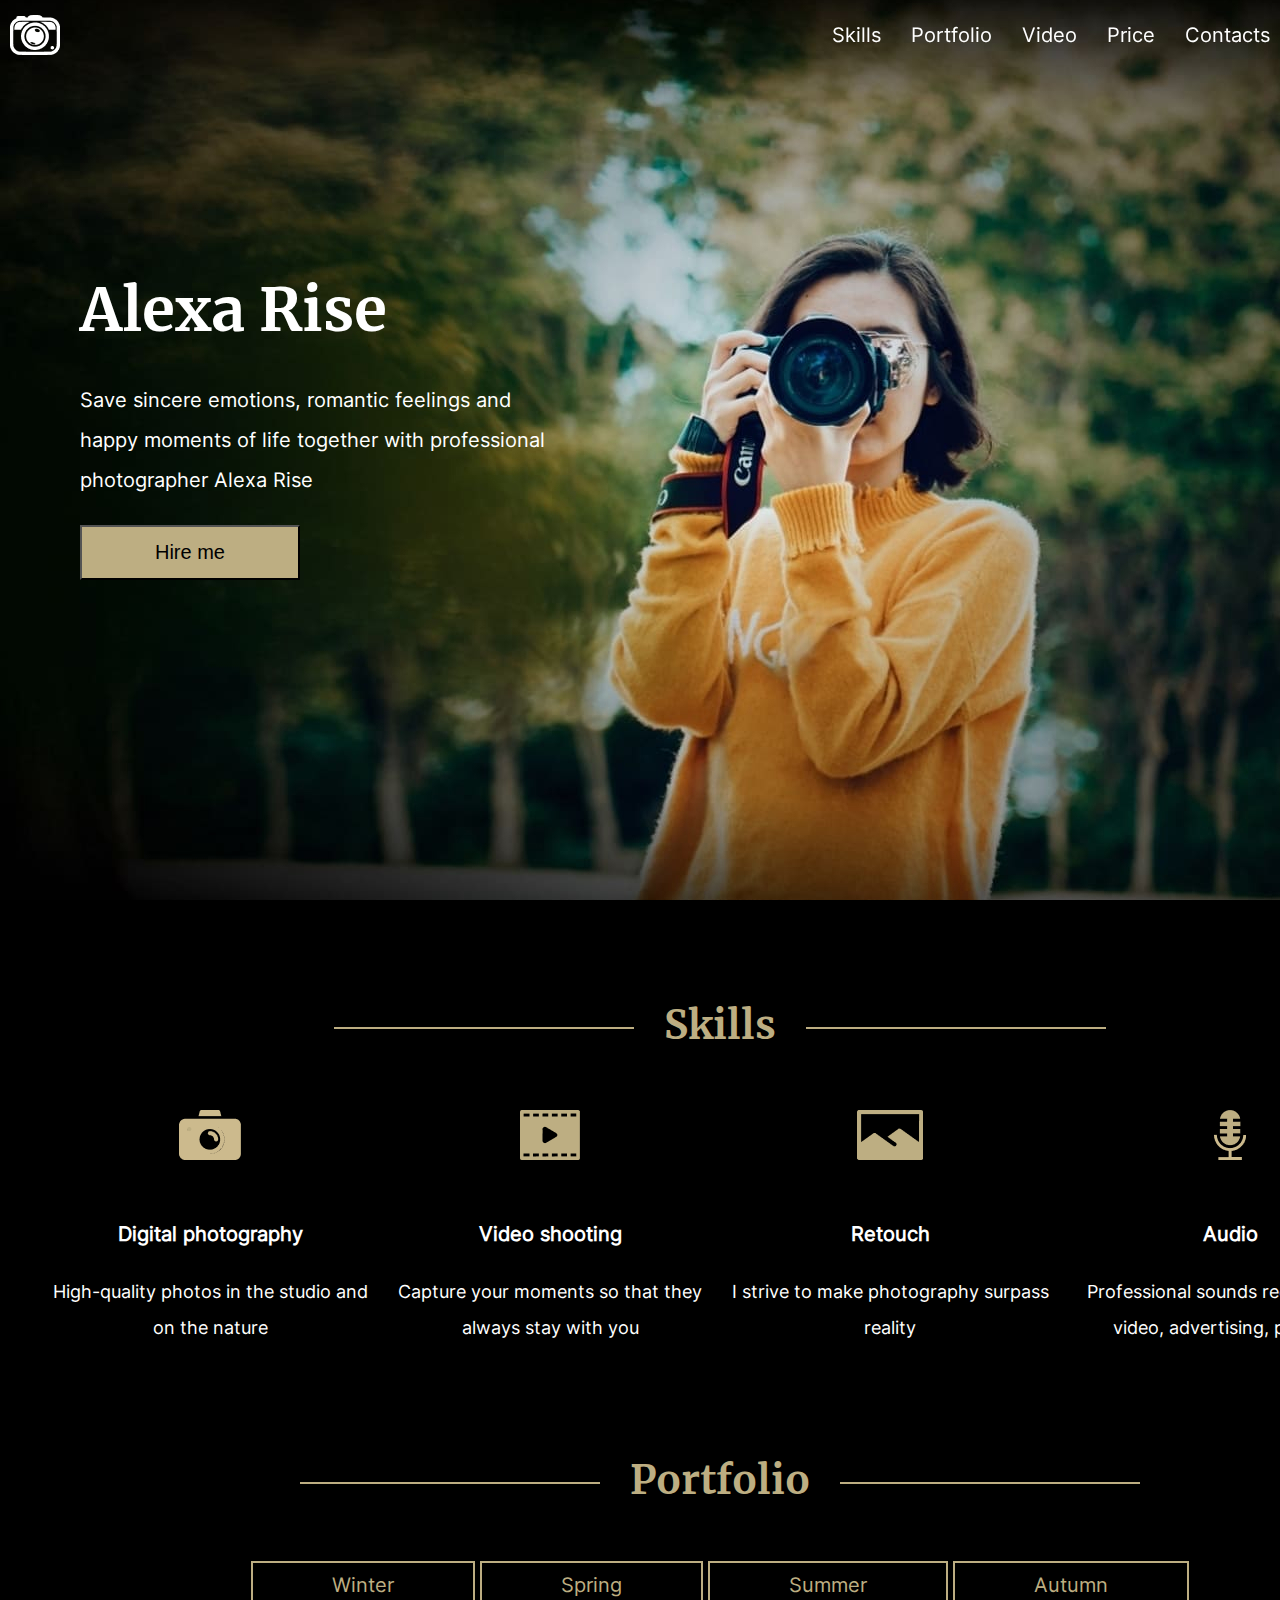
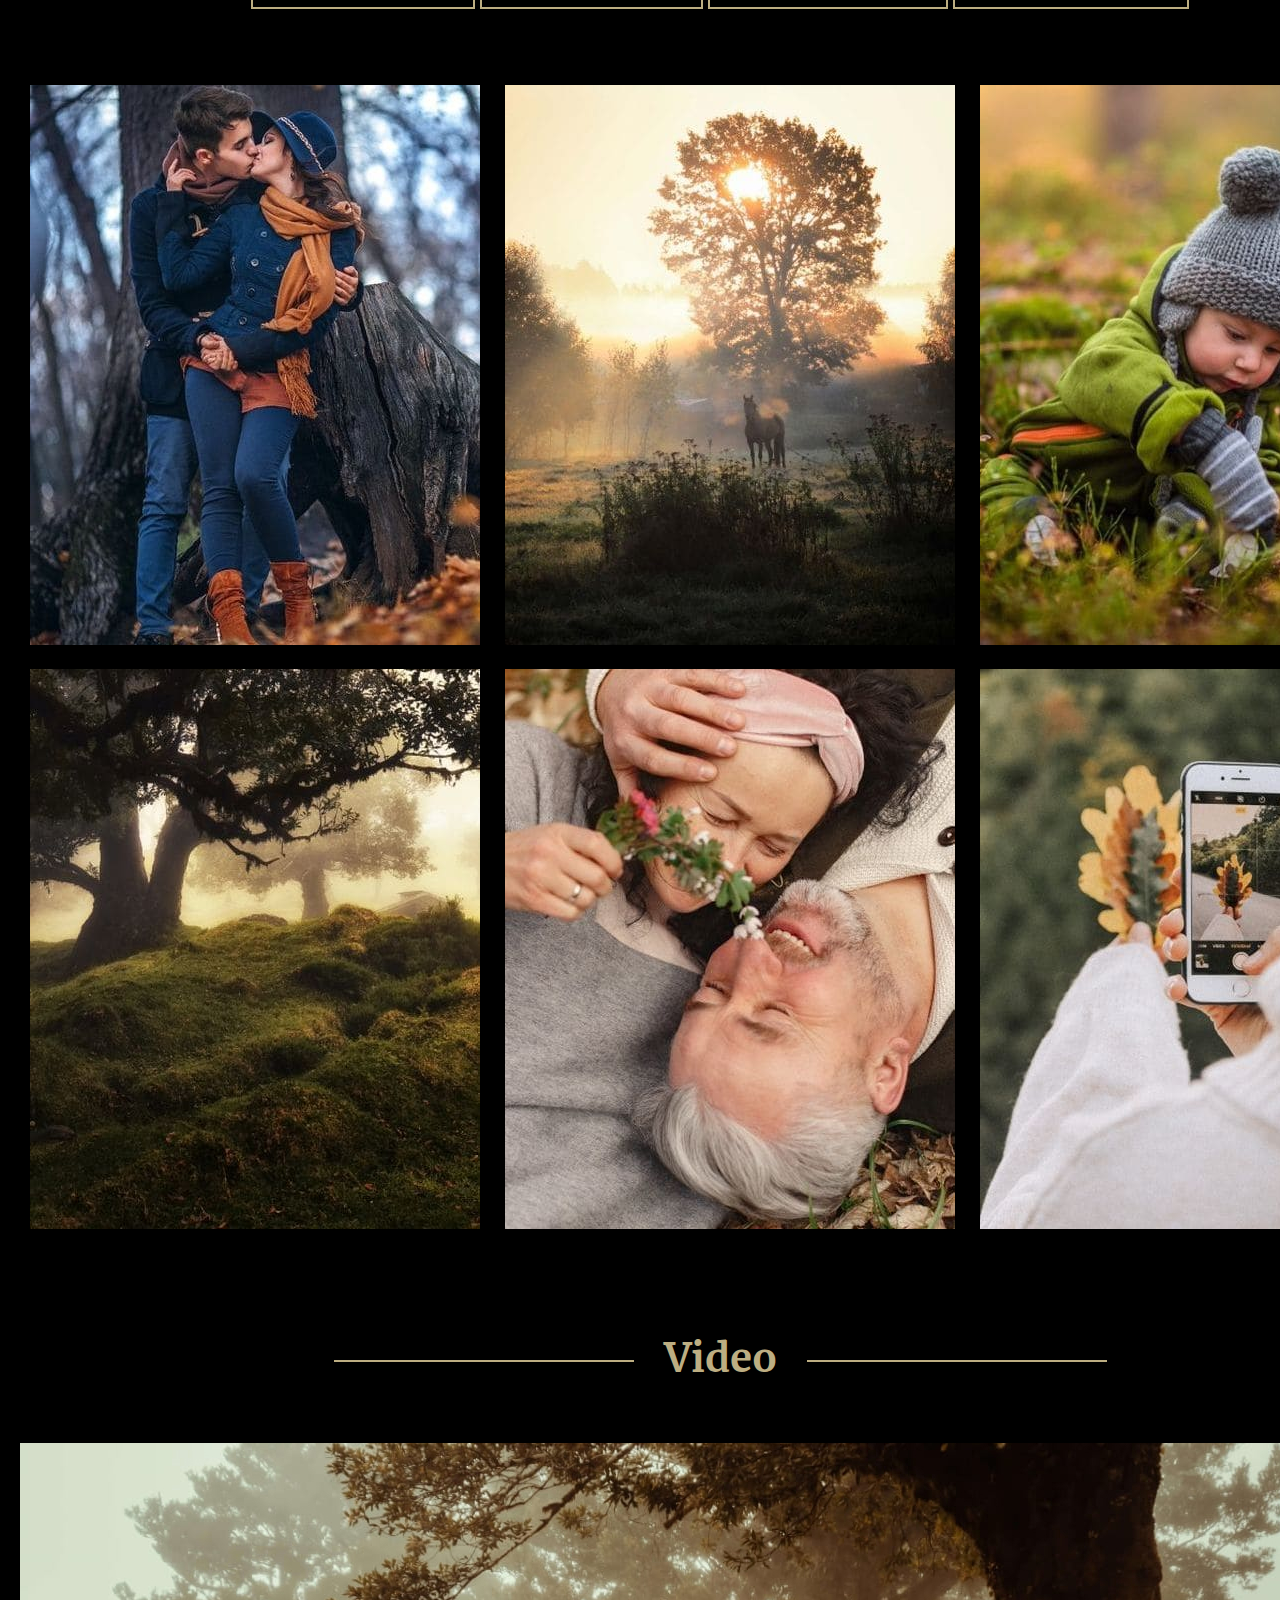
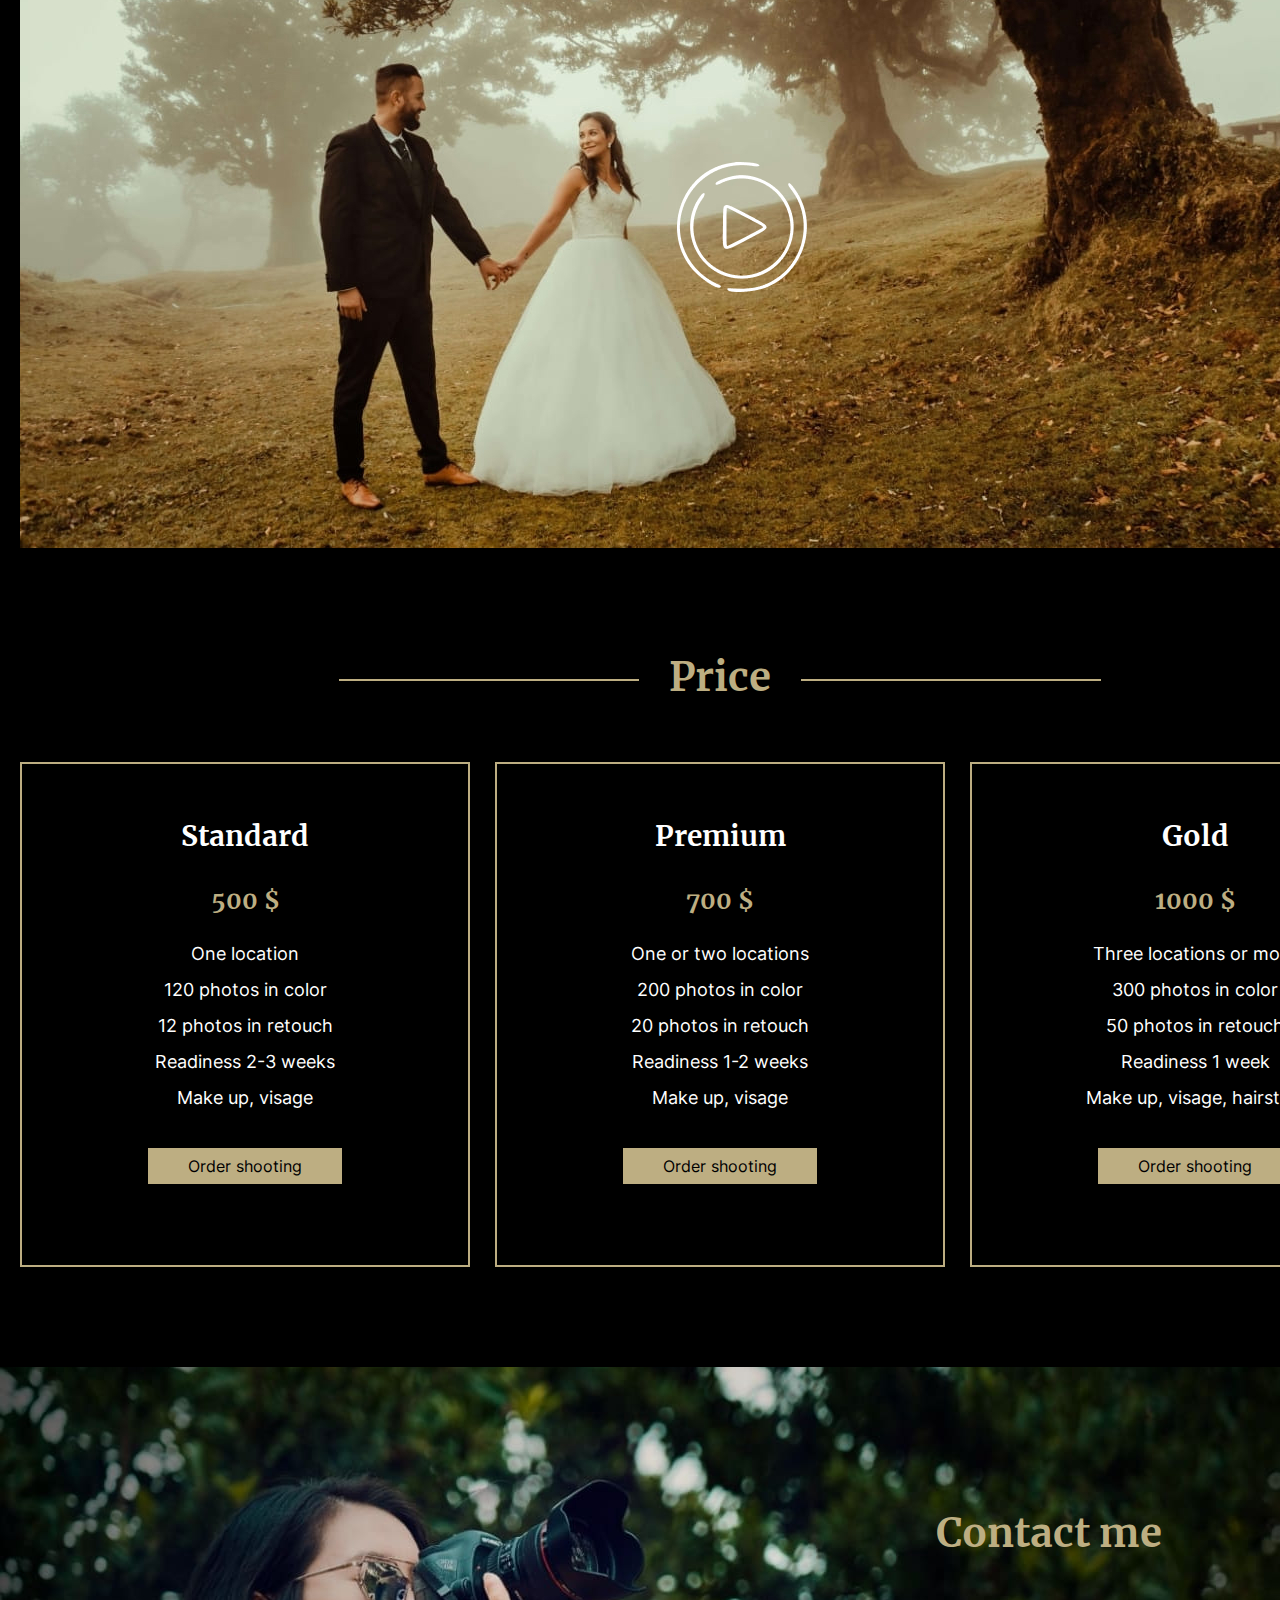
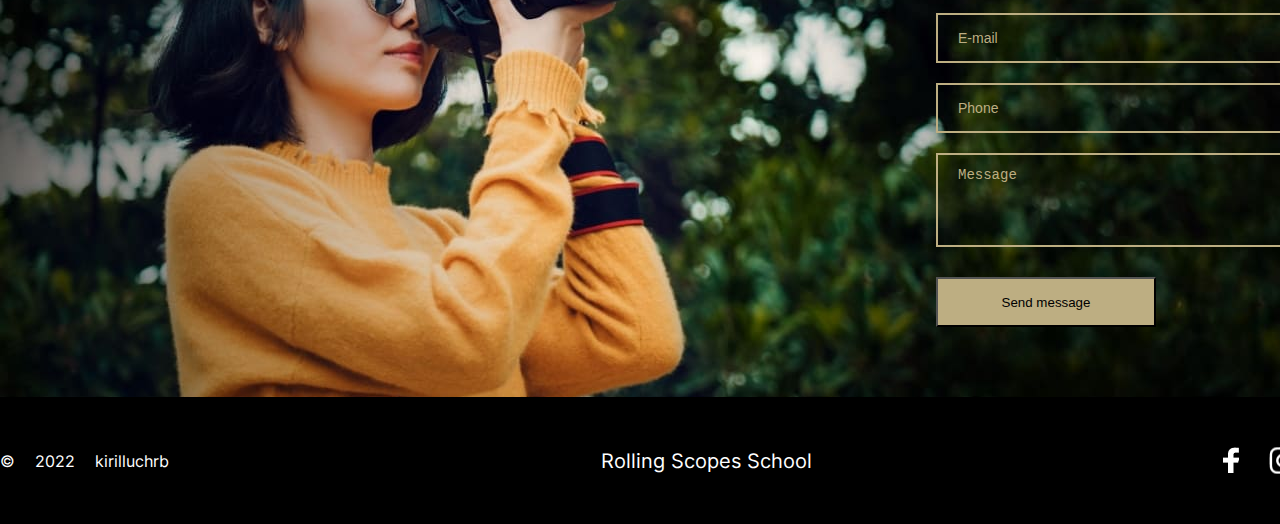
<file: index.html>
<!DOCTYPE html>
<html lang="en">

<head>
    <meta charset="UTF-8">
    <meta http-equiv="X-UA-Compatible" content="IE=edge">
    <meta name="viewport" content="width=device-width, initial-scale=1.0">
    <link rel="stylesheet" href="css/style.css">
    <title>Document</title>
</head>

<body>
    <div class="container">
        <header class="header">
            <div class="header__container">
                <a href="" class="header__logo"></a>
                <div class="header__menu menu">
                    <div class="menu__icon">
                        <span></span>
                    </div>
                    <nav class="menu__body">
                        <ul class="menu__list">
                            <li>
                                <a data-goto=".skills" href="#" class="menu__link">Skills</a>
                            </li>
                            <li>
                                <a data-goto=".portfolio" href="#" class="menu__link">Portfolio</a>
                            </li>
                            <li>
                                <a data-goto=".video" href="#" class="menu__link">Video</a>
                            </li>
                            <li>
                                <a data-goto=".price" href="#" class="menu__link">Price</a>
                            </li>
                            <li>
                                <a data-goto=".contacts" href="#" class="menu__link">Contacts</a>
                            </li>
                        </ul>
                    </nav>
                </div>
            </div>
        </header>
        <main class="main">

            <section class="hero">
                <div class="hero-order">
                    <h1 class="hero-title">Alexa Rise</h1>
                    <p class="hero-subtitle">Save sincere emotions, romantic feelings and happy moments of life
                        together
                        with professional photographer Alexa Rise</p>

                    <button class="hero-button">
                        <span>Hire me</span>
                    </button>
                </div>
            </section>

            <section class="skills">
                <h2 class="title"><span>Skills</span></h2>
                <div class="skills-items">

                    <div class="skill-item">
                        <div class="item-logo">
                            <img src="img/icons/skills/camera 1.png" alt="camera">
                        </div>
                        <h3 class="item-title">
                            Digital photography
                        </h3>
                        <p class="item-subtitle">
                            High-quality photos in the studio and on the nature
                        </p>
                    </div>
                    <div class="skill-item">
                        <div class="item-logo">
                            <img src="img/icons/skills/video.png" alt="movie">
                        </div>
                        <h3 class="item-title">
                            Video shooting
                        </h3>
                        <p class="item-subtitle">
                            Capture your moments so that they always stay with you
                        </p>
                    </div>


                    <div class="skill-item">
                        <div class="item-logo">
                            <img src="img/icons/skills/image.png" alt="image">
                        </div>
                        <h3 class="item-title">
                            Retouch
                        </h3>
                        <p class="item-subtitle">
                            I strive to make photography surpass reality
                        </p>
                    </div>
                    <div class="skill-item">
                        <div class="item-logo">
                            <img src="img/icons/skills/mic 1.png" alt="mic">
                        </div>
                        <h3 class="item-title">
                            Audio
                        </h3>
                        <p class="item-subtitle">
                            Professional sounds recording for video, advertising, portfolio
                        </p>
                    </div>

                </div>
            </section>
            <section class="portfolio">
                <h2 class="title"><span>Portfolio</span></h2>
                <div class="seasons-buttons">
                    <a href="#" class="season-links">Winter</a>
                    <a href="#" class="season-links">Spring</a>
                    <a href="#" class="season-links">Summer</a>
                    <a href="#" class="season-links">Autumn</a>
                </div>
                <div class="portfolio-gallery">
                    <div class="gallery-row">
                        <img src="img/portfolio/autumn/gallery1.png" alt="couple" class="gallery-item">
                        <img src="img/portfolio/autumn/gallery2.png" alt="horse" class="gallery-item">
                        <img src="img/portfolio/autumn/gallery3.png" alt="kid" class="gallery-item">
                    </div>
                    <div class="gallery-row">
                        <img src="img/portfolio/autumn/gallery4.png" alt="field" class="gallery-item">
                        <img src="img/portfolio/autumn/gallery5.png" alt="grands" class="gallery-item">
                        <img src="img/portfolio/autumn/gallery6.png" alt="phone" class="gallery-item">
                    </div>
                </div>
            </section>

            <section class="video">
                <h2 class="title"><span>Video</span></h2>
                <div class="video-play">
                    <img src="img/video-bg.jpg" alt="wedding" class="video-bg">
                    <a href="#" class="video-button">

                    </a>
                </div>

            </section>

            <section class="price">
                <h2 class="title"><span>Price</span></h2>
                <div class="price-row">
                    <div class="price-item">
                        <h3 class="item__title">Standard</h3>
                        <p class="item__cost">500 $</p>
                        <ul class="item__list">
                            <li>One location</li>
                            <li>120 photos in color</li>
                            <li>12 photos in retouch</li>
                            <li>Readiness 2-3 weeks</li>
                            <li>Make up, visage</li>
                        </ul>
                        <a href="#" class="item__button">Order shooting</a>
                    </div>
                    <div class="price-item">
                        <h3 class="item__title">Premium</h3>
                        <p class="item__cost">700 $</p>
                        <ul class="item__list">
                            <li>One or two locations</li>
                            <li>200 photos in color</li>
                            <li>20 photos in retouch</li>
                            <li>Readiness 1-2 weeks</li>
                            <li>Make up, visage</li>
                        </ul>
                        <a href="#" class="item__button">Order shooting</a>
                    </div>
                    <div class="price-item">
                        <h3 class="item__title">Gold</h3>
                        <p class="item__cost">1000 $</p>
                        <ul class="item__list">
                            <li>Three locations or more</li>
                            <li>300 photos in color</li>
                            <li>50 photos in retouch</li>
                            <li>Readiness 1 week</li>
                            <li>Make up, visage, hairstyle</li>
                        </ul>
                        <a href="#" class="item__button">Order shooting</a>
                    </div>
                </div>
            </section>

            <section class="contacts">
                <div class="contacts-container">
                    <h2 class="contacts__title">
                        Contact me
                    </h2>
                    <form action="#" class="contacts-form">
                        <input type="email" placeholder="E-mail" class="form-email">
                        <input type="tel" placeholder="Phone" class="form-phone">
                        <textarea name="" id="" cols="30" rows="6" placeholder="Message"
                            class="form-message"></textarea>
                        <button class="form-button">
                            <span>Send message</span>
                        </button>
                    </form>
                </div>
            </section>
        </main>

        <footer class="footer">
            <div class="footer-wrapper">
                <ul class="copyright-list">
                    <li class="copyright-item">©</li>
                    <li class="copyright-item">2022</li>
                    <li class="copyright-item">
                        <a href="#" class="copyright-link">kirilluchrb</a>
                    </li>
                </ul>
                <h2 class="footer-title">Rolling Scopes School</h2>
                <div class="footer-icons">
                    <ul class="icons-list">
                        <li class="icons-item">
                            <a href="#" class="icons-link facebook">

                            </a>
                        </li>
                        <li class="icons-item">
                            <a href="#" class="icons-link instagram">

                            </a>
                        </li>
                        <li class="icons-item">
                            <a href="#" class="icons-link twitter">

                            </a>
                        </li>
                        <li class="icons-item">
                            <a href="#" class="icons-link pinterest">

                            </a>
                        </li>
                    </ul>
                </div>
            </div>
        </footer>

    </div>
    <script src="js/script.js"></script>
</body>

</html>
</file>
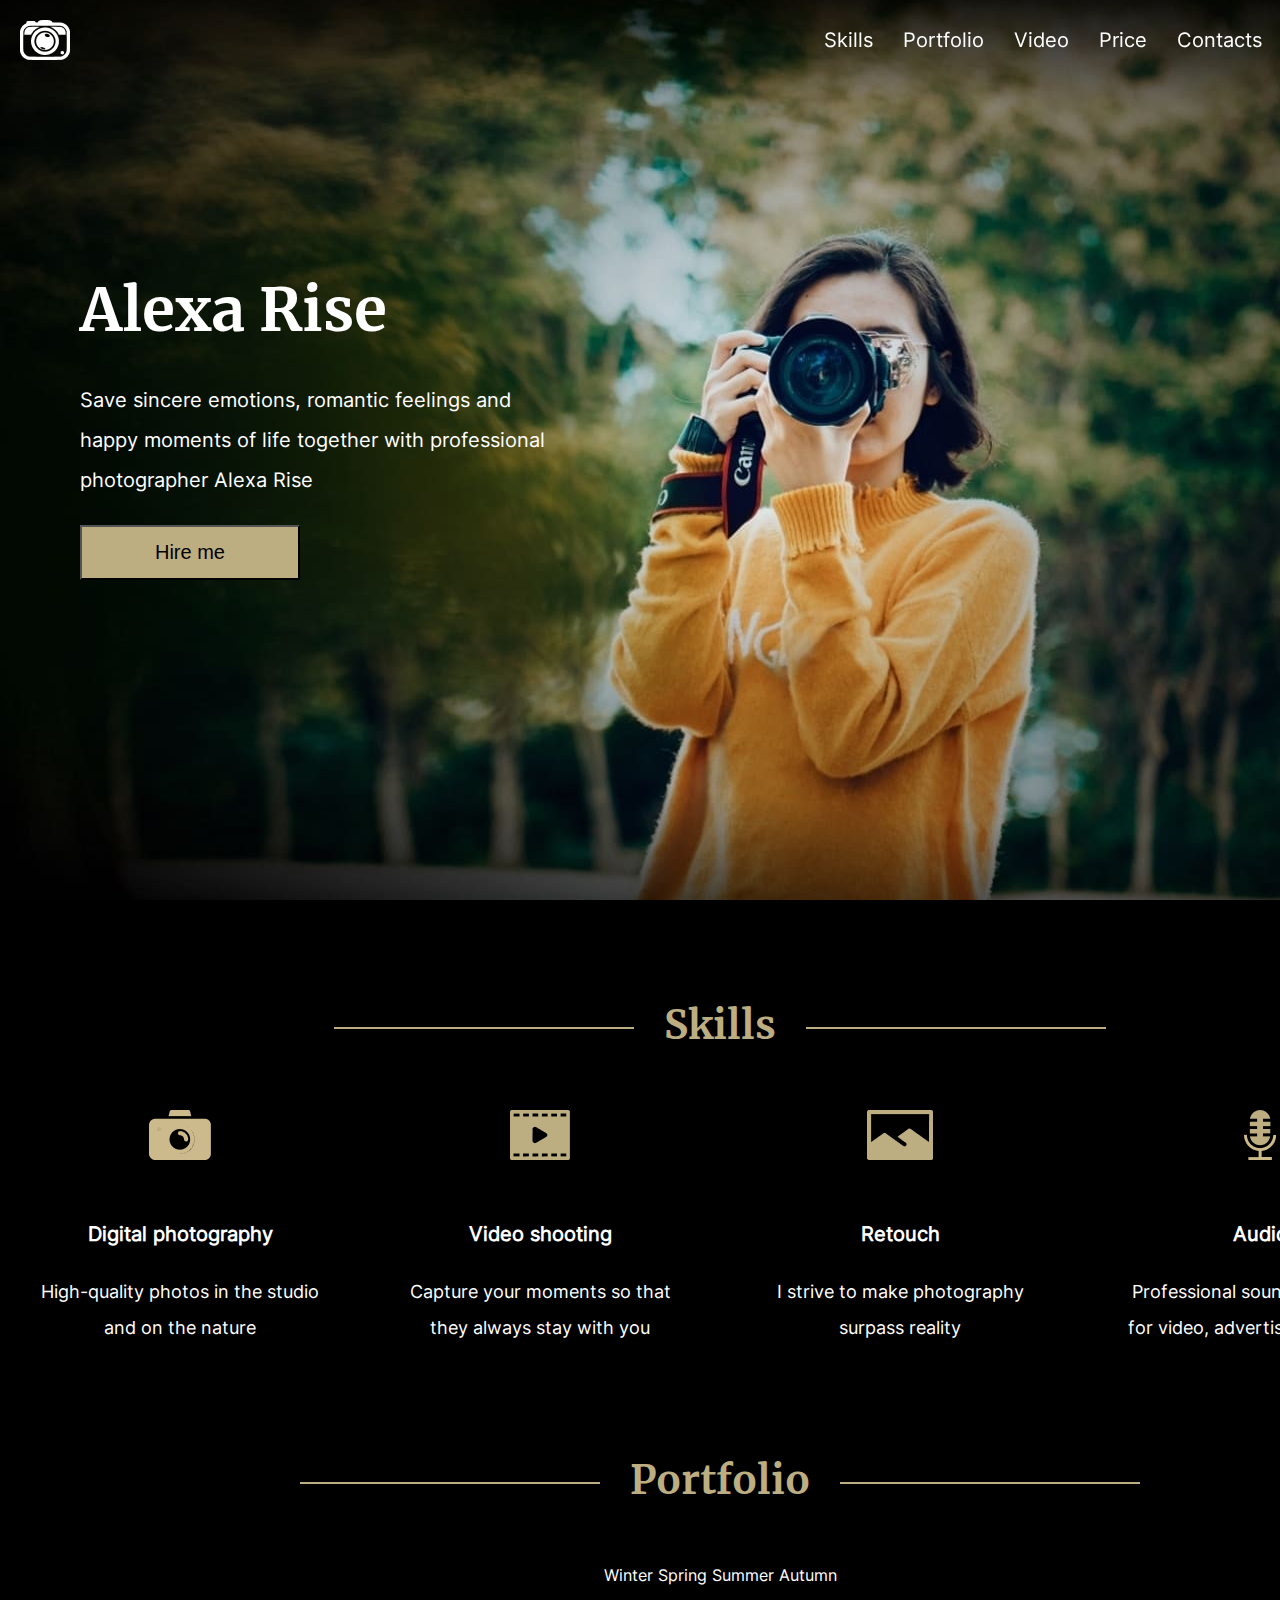
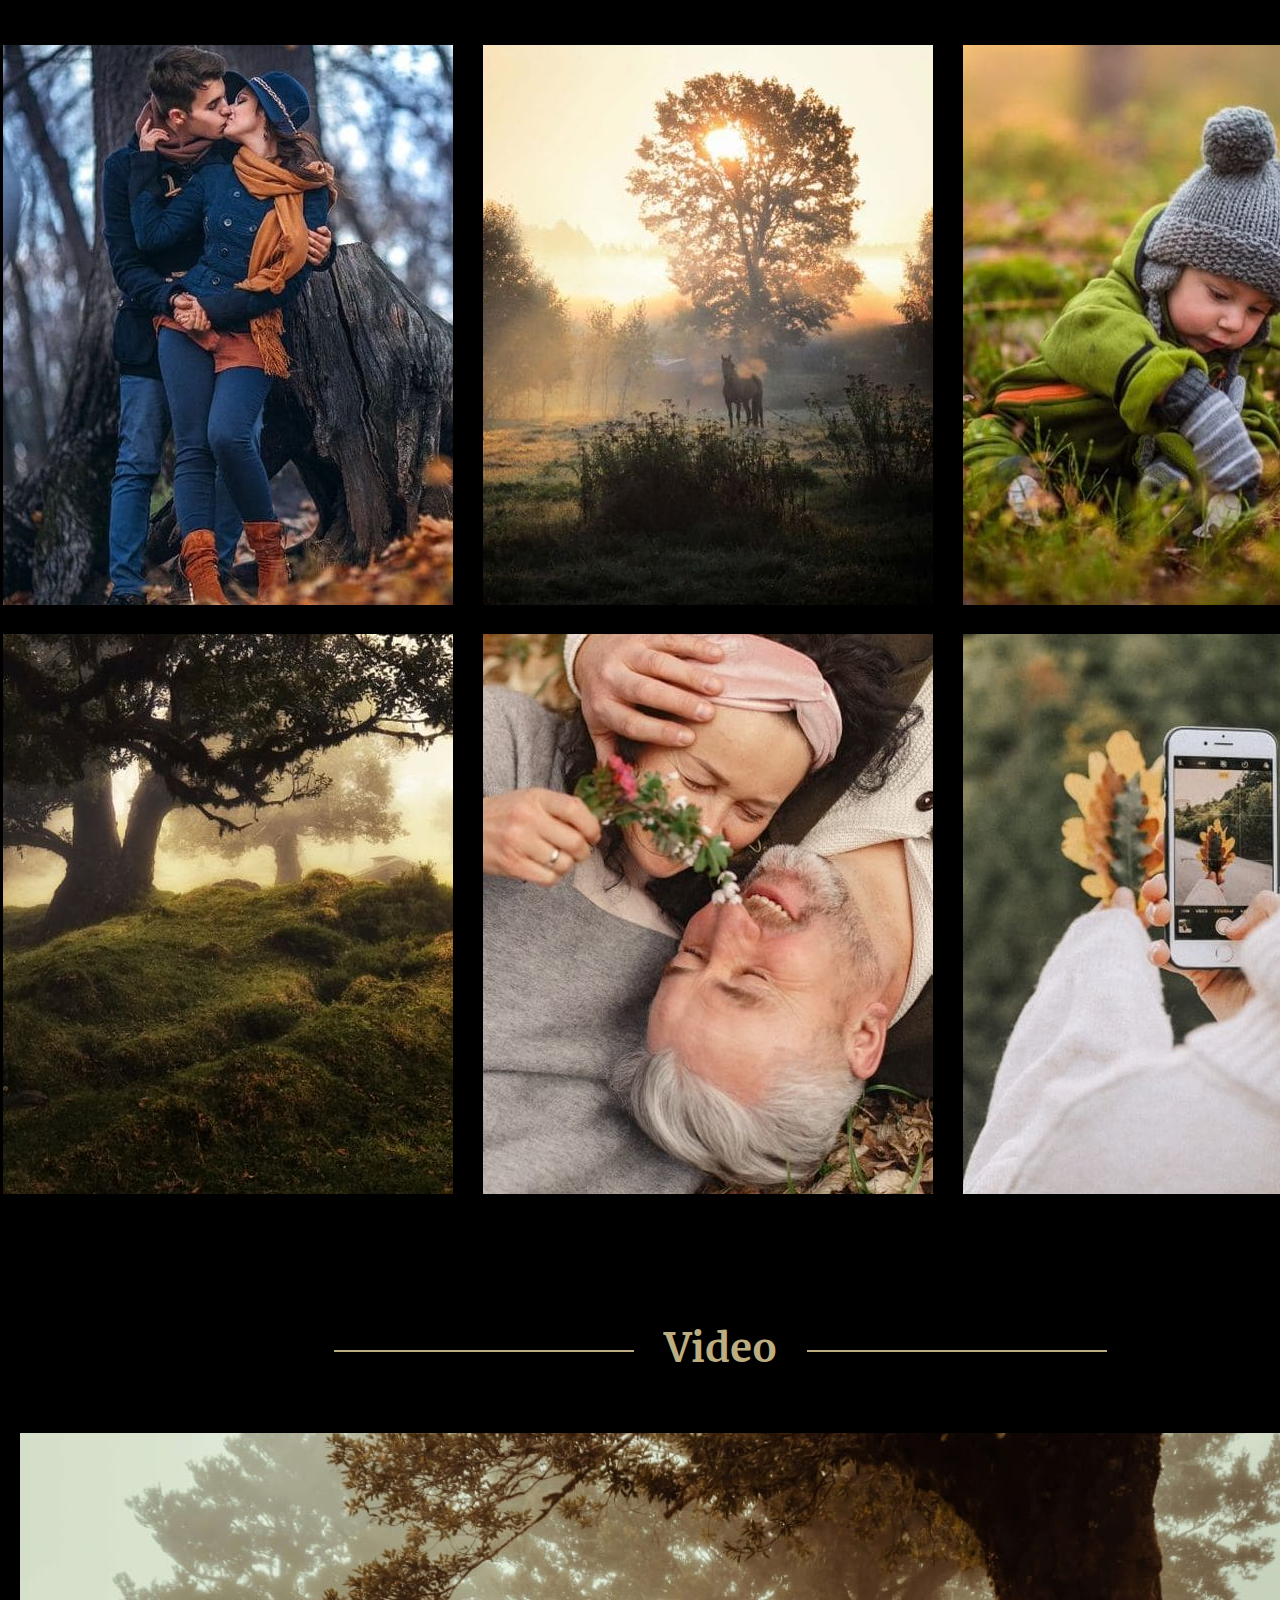
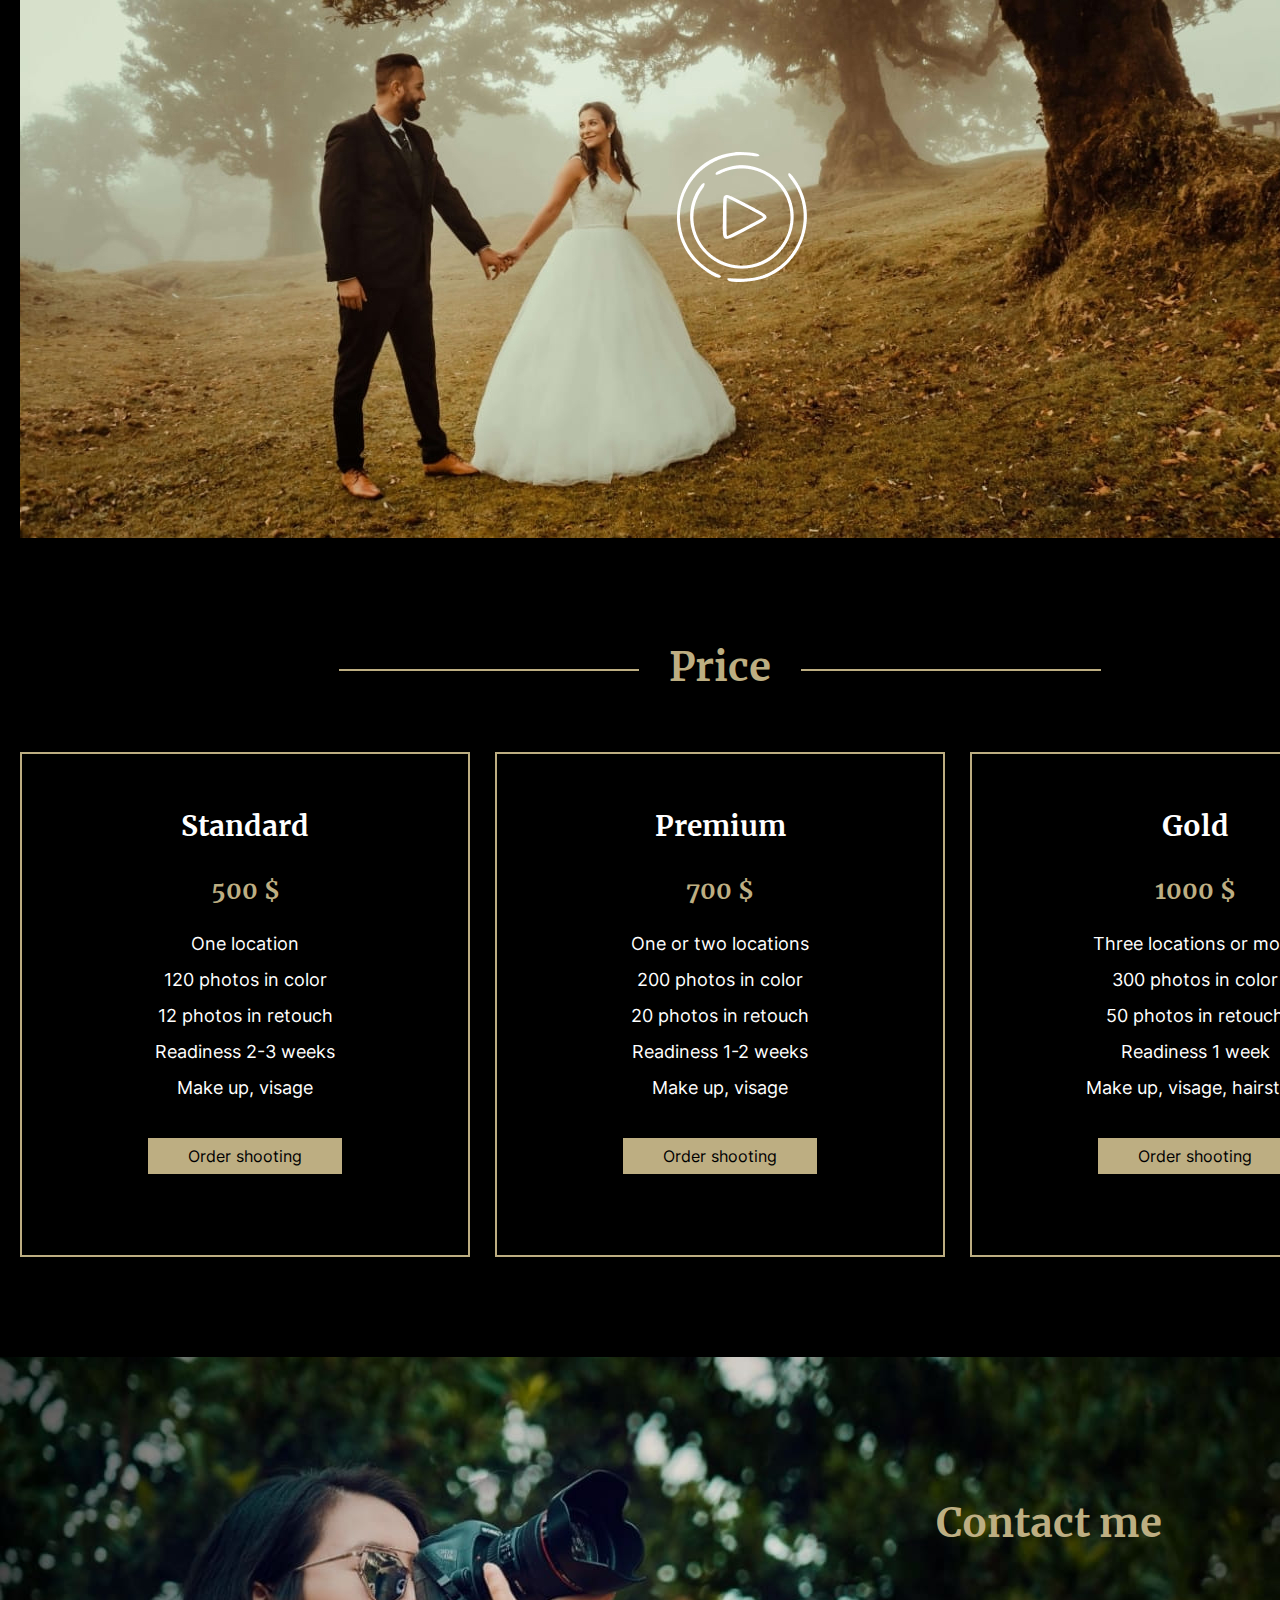
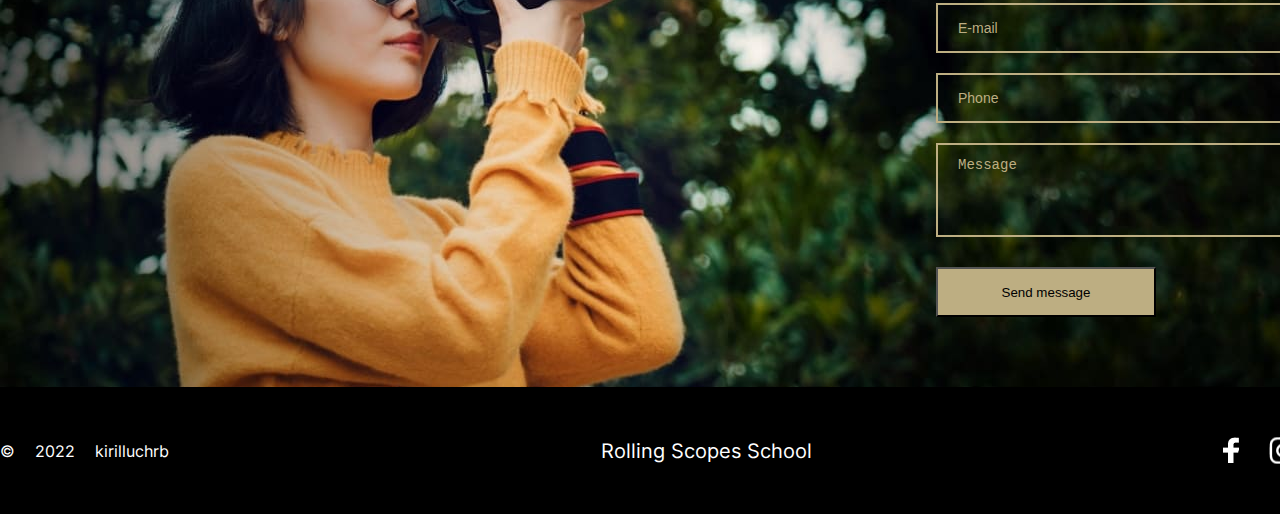
<file: portfolio #1/index.html>
<!DOCTYPE html>
<html lang="en">

<head>
    <meta charset="UTF-8">
    <meta http-equiv="X-UA-Compatible" content="IE=edge">
    <meta name="viewport" content="width=device-width, initial-scale=1.0">
    <link rel="stylesheet" href="css/style.css">
    <title>Document</title>
</head>

<body>
    <div class="container">
        <header class="header">
            <div class="header-inner">
                <div class="header-logo">
                    <a href="#" class="header-link"></a>
                </div>
                <div class="header__burger" id="buttonBurger">
                    <span></span>
                </div>
                <nav class="header__menu" id="menu">
                    <ul class="menu__list">
                        <li class="menu-item">
                            <a href="#" class="menu-link">Skills</a>
                        </li>
                        <li class="menu-item">
                            <a href="#" class="menu-link">Portfolio</a>
                        </li>
                        <li class="menu-item">
                            <a href="#" class="menu-link">Video</a>
                        </li>
                        <li class="menu-item">
                            <a href="#" class="menu-link">Price</a>
                        </li>
                        <li class="menu-item">
                            <a href="#" class="menu-link">Contacts</a>
                        </li>
                    </ul>
                </nav>

            </div>
        </header>

        <main class="main">

            <section class="hero">
                <div class="hero-order">
                    <h1 class="hero-title">Alexa Rise</h1>
                    <p class="hero-subtitle">Save sincere emotions, romantic feelings and happy moments of life together
                        with professional photographer Alexa Rise</p>

                    <button class="hero-button">
                        <span>Hire me</span>
                    </button>
                </div>
            </section>

            <section class="skills">
                <h2 class="title"><span>Skills</span></h2>
                <div class="skills-items">
                    <div class="skill-item">
                        <div class="item-logo">
                            <img src="img/icons/skills/camera 1.png" alt="camera">
                        </div>
                        <h3 class="item-title">
                            Digital photography
                        </h3>
                        <p class="item-subtitle">
                            High-quality photos in the studio and on the nature
                        </p>
                    </div>
                    <div class="skill-item">
                        <div class="item-logo">
                            <img src="img/icons/skills/video.png" alt="movie">
                        </div>
                        <h3 class="item-title">
                            Video shooting
                        </h3>
                        <p class="item-subtitle">
                            Capture your moments so that they always stay with you
                        </p>
                    </div>
                    <div class="skill-item">
                        <div class="item-logo">
                            <img src="img/icons/skills/image.png" alt="image">
                        </div>
                        <h3 class="item-title">
                            Retouch
                        </h3>
                        <p class="item-subtitle">
                            I strive to make photography surpass reality
                        </p>
                    </div>
                    <div class="skill-item">
                        <div class="item-logo">
                            <img src="img/icons/skills/mic 1.png" alt="mic">
                        </div>
                        <h3 class="item-title">
                            Audio
                        </h3>
                        <p class="item-subtitle">
                            Professional sounds recording for video, advertising, portfolio
                        </p>
                    </div>
                </div>
            </section>
            <section class="portfolio">
                <h2 class="title"><span>Portfolio</span></h2>
                <div class="seasons-buttons">
                    <a href="#" class="season-links">Winter</a>
                    <a href="#" class="season-links">Spring</a>
                    <a href="#" class="season-links">Summer</a>
                    <a href="#" class="season-links">Autumn</a>
                </div>
                <div class="portfolio-gallery">
                    <div class="gallery-row">
                        <img src="img/portfolio/autumn/gallery1.png" alt="couple" class="gallery-item">
                        <img src="img/portfolio/autumn/gallery2.png" alt="horse" class="gallery-item">
                        <img src="img/portfolio/autumn/gallery3.png" alt="kid" class="gallery-item">
                    </div>
                    <div class="gallery-row">
                        <img src="img/portfolio/autumn/gallery4.png" alt="field" class="gallery-item">
                        <img src="img/portfolio/autumn/gallery5.png" alt="grands" class="gallery-item">
                        <img src="img/portfolio/autumn/gallery6.png" alt="phone" class="gallery-item">
                    </div>
                </div>
            </section>

            <section class="video">
                <h2 class="title"><span>Video</span></h2>
                <div class="video-play">
                    <img src="img/video-bg.jpg" alt="wedding" class="video-bg">
                    <a href="#" class="video-button">

                    </a>
                </div>

            </section>

            <section class="price">
                <h2 class="title"><span>Price</span></h2>
                <div class="price-row">
                    <div class="price-item">
                        <h3 class="item__title">Standard</h3>
                        <p class="item__cost">500 $</p>
                        <ul class="item__list">
                            <li>One location</li>
                            <li>120 photos in color</li>
                            <li>12 photos in retouch</li>
                            <li>Readiness 2-3 weeks</li>
                            <li>Make up, visage</li>
                        </ul>
                        <a href="#" class="item__button">Order shooting</a>
                    </div>
                    <div class="price-item">
                        <h3 class="item__title">Premium</h3>
                        <p class="item__cost">700 $</p>
                        <ul class="item__list">
                            <li>One or two locations</li>
                            <li>200 photos in color</li>
                            <li>20 photos in retouch</li>
                            <li>Readiness 1-2 weeks</li>
                            <li>Make up, visage</li>
                        </ul>
                        <a href="#" class="item__button">Order shooting</a>
                    </div>
                    <div class="price-item">
                        <h3 class="item__title">Gold</h3>
                        <p class="item__cost">1000 $</p>
                        <ul class="item__list">
                            <li>Three locations or more</li>
                            <li>300 photos in color</li>
                            <li>50 photos in retouch</li>
                            <li>Readiness 1 week</li>
                            <li>Make up, visage, hairstyle</li>
                        </ul>
                        <a href="#" class="item__button">Order shooting</a>
                    </div>
                </div>
            </section>

            <section class="contacts">
                <div class="contacts-container">
                    <h2 class="contacts__title">
                        Contact me
                    </h2>
                    <form action="#" class="contacts-form">
                        <input type="email" placeholder="E-mail" class="form-email">
                        <input type="tel" placeholder="Phone" class="form-phone">
                        <textarea name="" id="" cols="30" rows="6" placeholder="Message"
                            class="form-message"></textarea>
                        <button class="form-button">
                            <span>Send message</span>
                        </button>
                    </form>
                </div>
            </section>
        </main>
        <footer class="footer">
            <div class="footer-wrapper">
                <ul class="copyright-list">
                    <li class="copyright-item">©</li>
                    <li class="copyright-item">2022</li>
                    <li class="copyright-item">
                        <a href="#" class="copyright-link">kirilluchrb</a>
                    </li>
                </ul>
                <h2 class="footer-title">Rolling Scopes School</h2>
                <div class="footer-icons">
                    <ul class="icons-list">
                        <li class="icons-item">
                            <a href="#" class="icons-link facebook">

                            </a>
                        </li>
                        <li class="icons-item">
                            <a href="#" class="icons-link instagram">

                            </a>
                        </li>
                        <li class="icons-item">
                            <a href="#" class="icons-link twitter">

                            </a>
                        </li>
                        <li class="icons-item">
                            <a href="#" class="icons-link pinterest">

                            </a>
                        </li>
                    </ul>
                </div>
            </div>
        </footer>
    </div>
    <script src="js/script.js"></script>
</body>

</html>
</file>
<file: css/style.css>
@font-face {
    font-family: 'Inter';
    src: url(../fonts/Inter-Regular.ttf);
}
@font-face {
    font-family: 'Merriweather';
    src: url(../fonts/Merriweather-Bold.ttf);
}
body {
    font-family: 'Inter';
    font-weight: 400;
    color:#fff;
    background: #000;
}
body._lock {
    overflow: hidden;
}
* {
    margin: 0 ;
    padding: 0;
    box-sizing: border-box;
}
a {
    text-decoration: none;
    color: #fff;
}
ul li {
    list-style: none;
}
h1,h2,h3,h4,h5,h6 {
    margin: 0;
}
section {
    background: #000;
}
/* Container */
.container {
    width: 1440px;
    margin: 0 auto;
}
/* Header */
.header {
    position: fixed;
    top: 0;
    left: 0;
    width: 100%;
    height: 80px;
    z-index: 10;   
    opacity: 1;
}
.header__container {
    max-width: 1440px;
    margin: 0 auto;
    display: flex;
    padding: 0 10px;
    align-items: center;
    justify-content: space-between;
    min-height: 70px;
}
.header::before {
    content: '';
    position: absolute;
    top: 0;
    left: 0;
    width: 100%;
    height: 100%;
    background-color: #000;
    opacity: 0;
    z-index: 2;
}
.header__logo {
    background: url('../img/logo.png');
    display: block;
    width: 50px;
    height: 40px;

    position: relative;
    z-index: 5;

    cursor: pointer;
}
.header__logo:hover {
    background: url('../img/logo-hover.png');
}
.header__burger {
    display: none;
}
.header__menu {
    display: flex;
    position: relative;
    z-index: 2;
}
.menu__icon {
    display: none;
}
.menu__list {
    display: flex;
}
.menu__list > li {
    position: relative;
    margin: 0px 0px 0px 30px;
}
.menu__link {
    font-size: 20px;
    color: #fff;
}
.menu__link:hover {
    color: #BDAE82;
}

/* Hero */
.hero {
    width: 100%;
    height: 100vh;
    background: url('../img/bg.jpg') center no-repeat;
    background-size: cover;
}
.hero-order {
    position: absolute;
    top: 250px;
    left: 80px;
    width: 500px;
    font-size: 20px;
    font-family: 'Inter';
    font-weight: 400;
}
.hero-title {
    font-family: 'Merriweather';
    font-size: 60px;
    line-height: 120px;
}
.hero-subtitle {
    margin-top: 10px;
    max-width: 470px;
    line-height: 40px;
}

.hero-button {
    margin-top: 25px;
    height: 55px;
    width: 220px;
    background: #BDAE82;
    border-radius: 0px;
    cursor: pointer;
}
.hero-button:hover {
    color: #fff;
}
.hero-button span {
    font-size: 20px;
}

/*-------Title-------*/
.title {
    font-family: 'Merriweather';
    font-weight: 700;
    font-size: 40px;
    color: #BDAE82;
    position: relative;
    text-align: center;
}
.title > span:before, .title > span:after {
    content: '';
    position: relative;
    display: inline-block;
    width: 700px;
    border-top: 2px solid;
    vertical-align: middle;
}
.title > span:before {
    width: 300px;
    margin-right: 30px;
}
.title > span:after {
    width: 300px;
    margin-left: 30px;
} 
/* Skills */
.skills {
    padding-top: 100px;
    background: #000;
}

/*------Items------*/
.skills-items {
    display: flex;
    margin: 60px 40px;
    justify-content: space-between;
}
.skill-item {
    width: 25%;
    text-align: center;
    
}
.item-title {
    font-size: 20px;
    line-height: 40px;
    margin-top: 50px;
}
.item-subtitle {
    font-size: 18px;
    line-height: 36px;
    margin-top: 20px;
}


/* Portfolio */
.portfolio {
    margin-top: -61px;
    padding-top: 110px;
    background: #000;
}
.seasons-buttons {
    margin-top: 60px;
    margin-bottom: 60px;
    text-align: center;
}
.seasons-buttons a:hover {
    color: #fff;
}
.season-links {
    font-size: 20px;
    line-height: 40px;
    padding: 10px 79px;
    max-width: 220px;
    height: 55px;
    border: 2px solid #BDAE82;
    color: #BDAE82;
}
.portfolio-gallery {
    text-align: center;
}
.galerry-row {
    display: flex;
    justify-content: space-between;
    margin-left: 20px;
}
.gallery-item {
    margin-left: 20px;
    margin-top: 20px;
}

/* Video */
.video {
    padding-top: 100px;
}
.video-play {
    margin-top: 60px;
    position: relative;
    text-align: center;
}
.video-button {
    background: url('../img/icons/video/play.png');
    width: 130px;
    height: 130px;
    position: absolute;
    top: 45%;
    left:47%;
}
.video-button:hover{
    background: url('../img/icons/video/Play_hover.png');
}
/* Price */
.price {
    padding-top: 100px;
}
.price-row {
    display: flex;
    justify-content: space-between;
    margin-top: 60px;
    margin-left: 20px;
    margin-right: 20px;
}
.price-item {
    width: 450px;
    height: 505px;
    border: 2px solid #BDAE82;
    text-align: center;
}

.price-item h3 {
    font-family: 'Merriweather';
    font-weight: 700;
    margin-top: 43px;
    font-size: 28px;
    line-height: 58px;
}
.price-item p {
    margin-top: 20px;
    margin-bottom: 20px;
    font-family: 'Merriweather';
    font-size: 24px;
    color: #BDAE82;
}
.price-item li {
    font-size: 18px;
    line-height: 36px;
}
.price-item li:last-child {
    margin-bottom: 40px;
}
.price-item a {
    color:#000;
    background: #BDAE82;
    padding: 8px 40px;
}
.item__button:hover {
    color: #fff;
}

/* Contacts */
.contacts {
    margin-top: 100px;
    position: relative;
    width: 100%;
    height: 70vh;
    background: url('../img/contacts-bg.jpg') center no-repeat;
}
.contacts__title {
    font-family: 'Merriweather';
    font-size: 40px;
    line-height: 80px;
    color: #BDAE82;
}
.contacts-container {
    position: absolute;
    top: 20%;
    left: 65%;


}
.contacts-form {
    display: flex;
    flex-direction: column;
}
.contacts-form input{
    border-radius: 0px;
    border: 2px solid #BDAE82;
    margin-bottom: 20px;
    background-color: rgba(0,0,0,0);
}
.contacts-form textarea{
    border-radius: 0px;
    border: 2px solid #BDAE82;
}
.form-email {
    margin-top: 40px;
    height: 50px;
    width: 450px;
    padding-left: 20px;
    color: #BDAE82;
}
.form-email::placeholder {
    font-size: 14px;
    line-height: 40px;
    color: #BDAE82;
}

.form-phone {
    padding-left: 20px;
    color: #BDAE82;
    height: 50px;
    width: 450px;
}
.form-phone::placeholder {
    font-size: 14px;
    line-height: 40px;
    color: #BDAE82;
}
.form-message {
    background-color: rgba(0,0,0,0);
    color: #BDAE82;
    padding-left: 20px;
}
.form-message::placeholder {
    font-size: 14px;
    line-height: 40px;
    color: #BDAE82;
}
.form-button {
    width: 220px;
    height: 50px;
    padding: 8px 40px;
    margin-top: 30px;
    background: #BDAE82;
}
.form-button:hover {
    color:#fff;
}
/* FOOTER */
.footer {
    padding-top: -100px;
}
.footer-wrapper {
    display: flex;
    justify-content: space-between;
    align-items: center;
    padding: 50px 0;
}
.footer-title {
    font-size: 20px;
    font-weight: 400;
}
.copyright-list {
    display: flex;
}
.copyright-item {
    margin-right: 20px;
}
.icons-list {
    display: flex;
}
.icons-item {
    margin-right: 30px;
}
.icons-link {
    display: block;
    width: 27px;
    height: 27px;
}
.pinterest {
    background: url('../img/footer-icons/pinterest.png');
    display: block;
}
.pinterest:hover {
    background: url('../img/footer-icons/pinterest-hover.png');
}
.twitter {
    background: url('../img/footer-icons/twitter.png') no-repeat;
}
.twitter:hover {
    background: url('../img/footer-icons/twitter-hover.png') no-repeat;
}
.facebook {
    background: url('../img/footer-icons/fb.png') no-repeat;
    display: block;
    width: 16px;
    height: 26px; 
}
.facebook:hover {
    background: url('../img/footer-icons/fb-hover.png') no-repeat;
}
.instagram {
    background: url('../img/footer-icons/inst.png');
    background-position: left;
}
.instagram:hover {
    background: url('../img/footer-icons/inst-hover.png');
}


/* ADAPTIVE */

@media (max-width: 767px){
    .menu__icon {
        display: block;
        position: relative;
        width: 50px;
        height: 28px;
        position: relative;
        z-index: 5;
        margin-right: 40px;
    }
    .menu__icon span {
        position: absolute;
        background-color: #fff;
        position: absolute;
        left: 0;
        width: 100%;
        height: 3px;
        top: 12px;
    }
    .menu__icon::before, .menu__icon::after {
        content: ' ';
        background: #fff;
        position: absolute;
        width: 100%;
        height: 3px;
        left: 0;
    }
    .menu__icon::before {
        top: 0;
    }
    .menu__icon span {
        top: 40%;
        transform: scale(1) translate(0px -50%);
    }
    .menu__icon::after {
        bottom: 0;
    }
    .menu__icon._active span {
        transform: scale(0) translate(0px -50%);
    }
    .menu__icon._active::before {
        top: 50%;
        transform: rotate(-45deg) translate(0px, -50%);
    }
    .menu__icon._active::after {
        bottom: 50%;
        transform: rotate(-45deg) translate(0px, 50%);
    }
    .header::before {
        content: '';
        position: absolute;
        top: 0;
        left: 0;
        width: 100%;
        height: 100%;
        background-color: #000;
        opacity: 0;
        z-index: 1;
    }
    .menu__list {
        display: flex;
        flex-direction: column;
        align-items: center;
    }
    .menu__list > li {
        padding: 10px 0;
    }
    .menu__body {
        position: fixed;
        top: 0;
        left: 0;
        width: 100%;
        height: 100%;
        transform: translate(-100%, 0px);
        background-color: rgba(0,0,0,0.9);
        padding: 100px 30px 30px 30px;
        transition: all 0.3s ease 0s;
    }
    .menu__body._active {
        transform: translate(0px, 0px);
    }
    .menu__list > li {
        margin: 0px 0px 30px 0px;
    }
    .menu__list > li:last-child {
        margin-bottom: 0;
    }
    .menu__link {
        font-size: 35px;
    }
    .header {
        padding: 0px 65px 0px 65px;
    }


    /*SKILLS*/

    .skills-items {
        display: flex;
        flex-direction: column;
        align-items: center;
    }
    .skills-item {
        
    }
    .item-title {
        margin-top: 5px;
    }
    .item-subtitle {
        margin-bottom: 20px;
    }


    /*PORTFOLIO*/

    .portfolio-gallery {
        display: flex;
        flex-direction: column;
    }
    .gallery-row {
        display: flex;
        flex-direction: column;
        align-items: center;
    }


    /*PRICE*/
    .price-row {
        display: flex;
        flex-direction: column;
        align-items: center;
    }
    .price-item {
        margin-top: 30px;
    }


    /*FOOTER*/
    .footer-wrapper {
        display: flex;
        flex-direction: column;
    }
    .footer-title {
        margin-top: 15px;
    }
    .footer-icons {
        margin-top: 20px;
    }
}
</file>
<file: portfolio #1/css/style.css>
@font-face {
    font-family: 'Inter';
    src: url(../fonts/Inter-Regular.ttf);
}
@font-face {
    font-family: 'Merriweather';
    src: url(../fonts/Merriweather-Bold.ttf);
}
body {
    font-family: 'Inter';
    font-weight: 400;
    color:#fff;
    background: #000;
}
body._lock {
    overflow: hidden;
}
* {
    margin: 0 ;
    padding: 0;
    box-sizing: border-box;
}
a {
    text-decoration: none;
    color: #fff;
}
ul li {
    list-style: none;
}
h1,h2,h3,h4,h5,h6 {
    margin: 0;
}
section {
    background: #000;
}
/* Container */
.container {
    width: 1440px;
    margin: 0 auto;
}
/* Header */
.header {
    position: fixed;
    width: 100%;
    height: 80px;
    top: 0;
    left: 0;
    z-index: 50;   
}
.header::before {
    content: '';
    position: absolute;
    top: 0;
    left: 0;
    width: 100%;
    height: 100%;
    background-color: #000;
    opacity: 0;
    z-index: 2;
}
.header-logo {
    background: url('../img/logo.png');
    display: block;
    width: 50px;
    height: 40px;

    position: relative;
    z-index: 5;

    cursor: pointer;
}
.header-logo:hover {
    background: url('../img/logo-hover.png');
}
.header__burger {
    display: none;
}
.header-inner {
    display: flex;
    justify-content: space-between;
    align-items: center;
    padding: 20px 18px 0 20px;
    font-size: 20px;
    position: relative;
    width: 100%;
}
.header__menu {
    display: flex;
    position: relative;
    z-index: 2;
}
.menu__list {
    display: flex;
}
.menu-link:hover {
    color: #BDAE82;
}
.menu-item {
    margin-left: 30px;
}
.switch-lang {
    display: flex;
    margin-left: 31px;
}
.switch-lang-item {
    margin-left: 8px;
}
.switch-lang-link:hover {
    color: #BDAE82;
}
/* Hero */
.hero {
    width: 100%;
    height: 100vh;
    background: url('../img/bg.jpg') center no-repeat;
    background-size: cover;
}
.hero-order {
    position: absolute;
    top: 250px;
    left: 80px;
    width: 500px;
    font-size: 20px;
    font-family: 'Inter';
    font-weight: 400;
}
.hero-title {
    font-family: 'Merriweather';
    font-size: 60px;
    line-height: 120px;
}
.hero-subtitle {
    margin-top: 10px;
    max-width: 470px;
    line-height: 40px;
}

.hero-button {
    margin-top: 25px;
    height: 55px;
    width: 220px;
    background: #BDAE82;
    border-radius: 0px;
    cursor: pointer;
}
.hero-button:hover {
    color: #fff;
}
.hero-button span {
    font-size: 20px;
}

/*-------Title-------*/
.title {
    font-family: 'Merriweather';
    font-weight: 700;
    font-size: 40px;
    color: #BDAE82;
    position: relative;
    text-align: center;
}
.title > span:before, .title > span:after {
    content: '';
    position: relative;
    display: inline-block;
    width: 700px;
    border-top: 2px solid;
    vertical-align: middle;
}
.title > span:before {
    width: 300px;
    margin-right: 30px;
}
.title > span:after {
    width: 300px;
    margin-left: 30px;
} 
/* Skills */
.skills {
    padding-top: 100px;
    background: #000;
}


/*------Items------*/
.skills-items {
    display: flex;
    margin: 60px 40px;
    justify-content: space-between;
}
.skill-item {
    max-width: 280px;
    text-align: center;
    
}
.item-title {
    font-size: 20px;
    line-height: 40px;
    margin-top: 50px;
}
.item-subtitle {
    font-size: 18px;
    line-height: 36px;
    margin-top: 20px;
}


/* Portfolio */
.portfolio {
    margin-top: -61px;
    padding-top: 110px;
    background: #000;
}
.seasons-buttons {
    margin-top: 60px;
    margin-bottom: 60px;
    text-align: center;
}
.seasons-buttons a:hover {
    color: #fff;
}
.season {
    font-size: 20px;
    line-height: 40px;
    padding: 10px 79px;
    max-width: 220px;
    height: 55px;
    border: 2px solid #BDAE82;
    color: #BDAE82;
}
.portfolio-gallery {
    text-align: center;
}
.galerry-row {
    display: flex;
    justify-content: space-between;
    margin-left: 20px;
}
.gallery-item {
    margin-right: 25px;
    margin-bottom: 25px;
}


/* Video */
.video {
    padding-top: 100px;
}
.video-play {
    margin-top: 60px;
    position: relative;
    text-align: center;
}
.video-button {
    background: url('../img/icons/video/play.png');
    width: 130px;
    height: 130px;
    position: absolute;
    top: 45%;
    left:47%;
}
.video-button:hover{
    background: url('../img/icons/video/Play_hover.png');
}
/* Price */
.price {
    padding-top: 100px;
}
.price-row {
    display: flex;
    justify-content: space-between;
    margin-top: 60px;
    margin-left: 20px;
    margin-right: 20px;
}
.price-item {
    width: 450px;
    height: 505px;
    border: 2px solid #BDAE82;
    text-align: center;
}

.price-item h3 {
    font-family: 'Merriweather';
    font-weight: 700;
    margin-top: 43px;
    font-size: 28px;
    line-height: 58px;
}
.price-item p {
    margin-top: 20px;
    margin-bottom: 20px;
    font-family: 'Merriweather';
    font-size: 24px;
    color: #BDAE82;
}
.price-item li {
    font-size: 18px;
    line-height: 36px;
}
.price-item li:last-child {
    margin-bottom: 40px;
}
.price-item a {
    color:#000;
    background: #BDAE82;
    padding: 8px 40px;
}
.item__button:hover {
    color: #fff;
}

/* Contacts */
.contacts {
    margin-top: 100px;
    position: relative;
    width: 100%;
    height: 70vh;
    background: url('../img/contacts-bg.jpg') center no-repeat;
}
.contacts__title {
    font-family: 'Merriweather';
    font-size: 40px;
    line-height: 80px;
    color: #BDAE82;
}
.contacts-container {
    position: absolute;
    top: 20%;
    left: 65%;


}
.contacts-form {
    display: flex;
    flex-direction: column;
}
.contacts-form input{
    border-radius: 0px;
    border: 2px solid #BDAE82;
    margin-bottom: 20px;
    background-color: rgba(0,0,0,0);
}
.contacts-form textarea{
    border-radius: 0px;
    border: 2px solid #BDAE82;
}
.form-email {
    margin-top: 40px;
    height: 50px;
    width: 450px;
    padding-left: 20px;
    color: #BDAE82;
}
.form-email::placeholder {
    font-size: 14px;
    line-height: 40px;
    color: #BDAE82;
}

.form-phone {
    padding-left: 20px;
    color: #BDAE82;
    height: 50px;
    width: 450px;
}
.form-phone::placeholder {
    font-size: 14px;
    line-height: 40px;
    color: #BDAE82;
}
.form-message {
    background-color: rgba(0,0,0,0);
    color: #BDAE82;
    padding-left: 20px;
}
.form-message::placeholder {
    font-size: 14px;
    line-height: 40px;
    color: #BDAE82;
}
.form-button {
    width: 220px;
    height: 50px;
    padding: 8px 40px;
    margin-top: 30px;
    background: #BDAE82;
}
.form-button:hover {
    color:#fff;
}
/* FOOTER */
.footer {
    padding-top: -100px;
}
.footer-wrapper {
    display: flex;
    justify-content: space-between;
    align-items: center;
    padding: 50px 0;
}
.footer-title {
    font-size: 20px;
    font-weight: 400;
}
.copyright-list {
    display: flex;
}
.copyright-item {
    margin-right: 20px;
}
.icons-list {
    display: flex;
}
.icons-item {
    margin-right: 30px;
}
.icons-link {
    display: block;
    width: 27px;
    height: 27px;
}
.pinterest {
    background: url('../img/footer-icons/pinterest.png');
    display: block;
}
.pinterest:hover {
    background: url('../img/footer-icons/pinterest-hover.png');
}
.twitter {
    background: url('../img/footer-icons/twitter.png') no-repeat;
}
.twitter:hover {
    background: url('../img/footer-icons/twitter-hover.png') no-repeat;
}
.facebook {
    background: url('../img/footer-icons/fb.png') no-repeat;
    display: block;
    width: 16px;
    height: 26px; 
}
.facebook:hover {
    background: url('../img/footer-icons/fb-hover.png') no-repeat;
}
.instagram {
    background: url('../img/footer-icons/inst.png');
    background-position: left;
}
.instagram:hover {
    background: url('../img/footer-icons/inst-hover.png');
}


/* ADAPTIVE */

@media (max-width: 767px){
    .header__burger {
        display: block;
        position: relative;
        width: 50px;
        height: 28px;
        position: relative;
        z-index: 3;
        margin-right: 40px;
    }
    .header__burger span {
        position: absolute;
        background-color: #fff;
        position: absolute;
        left: 0;
        width: 100%;
        height: 3px;
        top: 12px;
    }
    .header__burger::before, .header__burger::after {
        content: ' ';
        background: #fff;
        position: absolute;
        width: 100%;
        height: 3px;
        left: 0;
    }
    .header__burger::before {
        top: 0;
    }
    .header__burger::after {
        bottom: 0;
    }
    .header__menu {
        position: absolute;
        top: 0;
        left: 0;
        width: 100%;
        height: 100%;
        z-index: 1;
        padding-top: 100px;
    }
    .header::before {
        content: '';
        position: absolute;
        top: 0;
        left: 0;
        width: 100%;
        height: 100%;
        background-color: #000;
        opacity: 0;
        z-index: 1;
    }
    .menu__list {
        display: block;
        margin: 0 auto;
    }
    .menu-item {
        margin-top: 16px;
        font-size: 35px;
    }

    .container {
        max-width: 644px;
        margin: 0 auto;
    }

}
</file>
